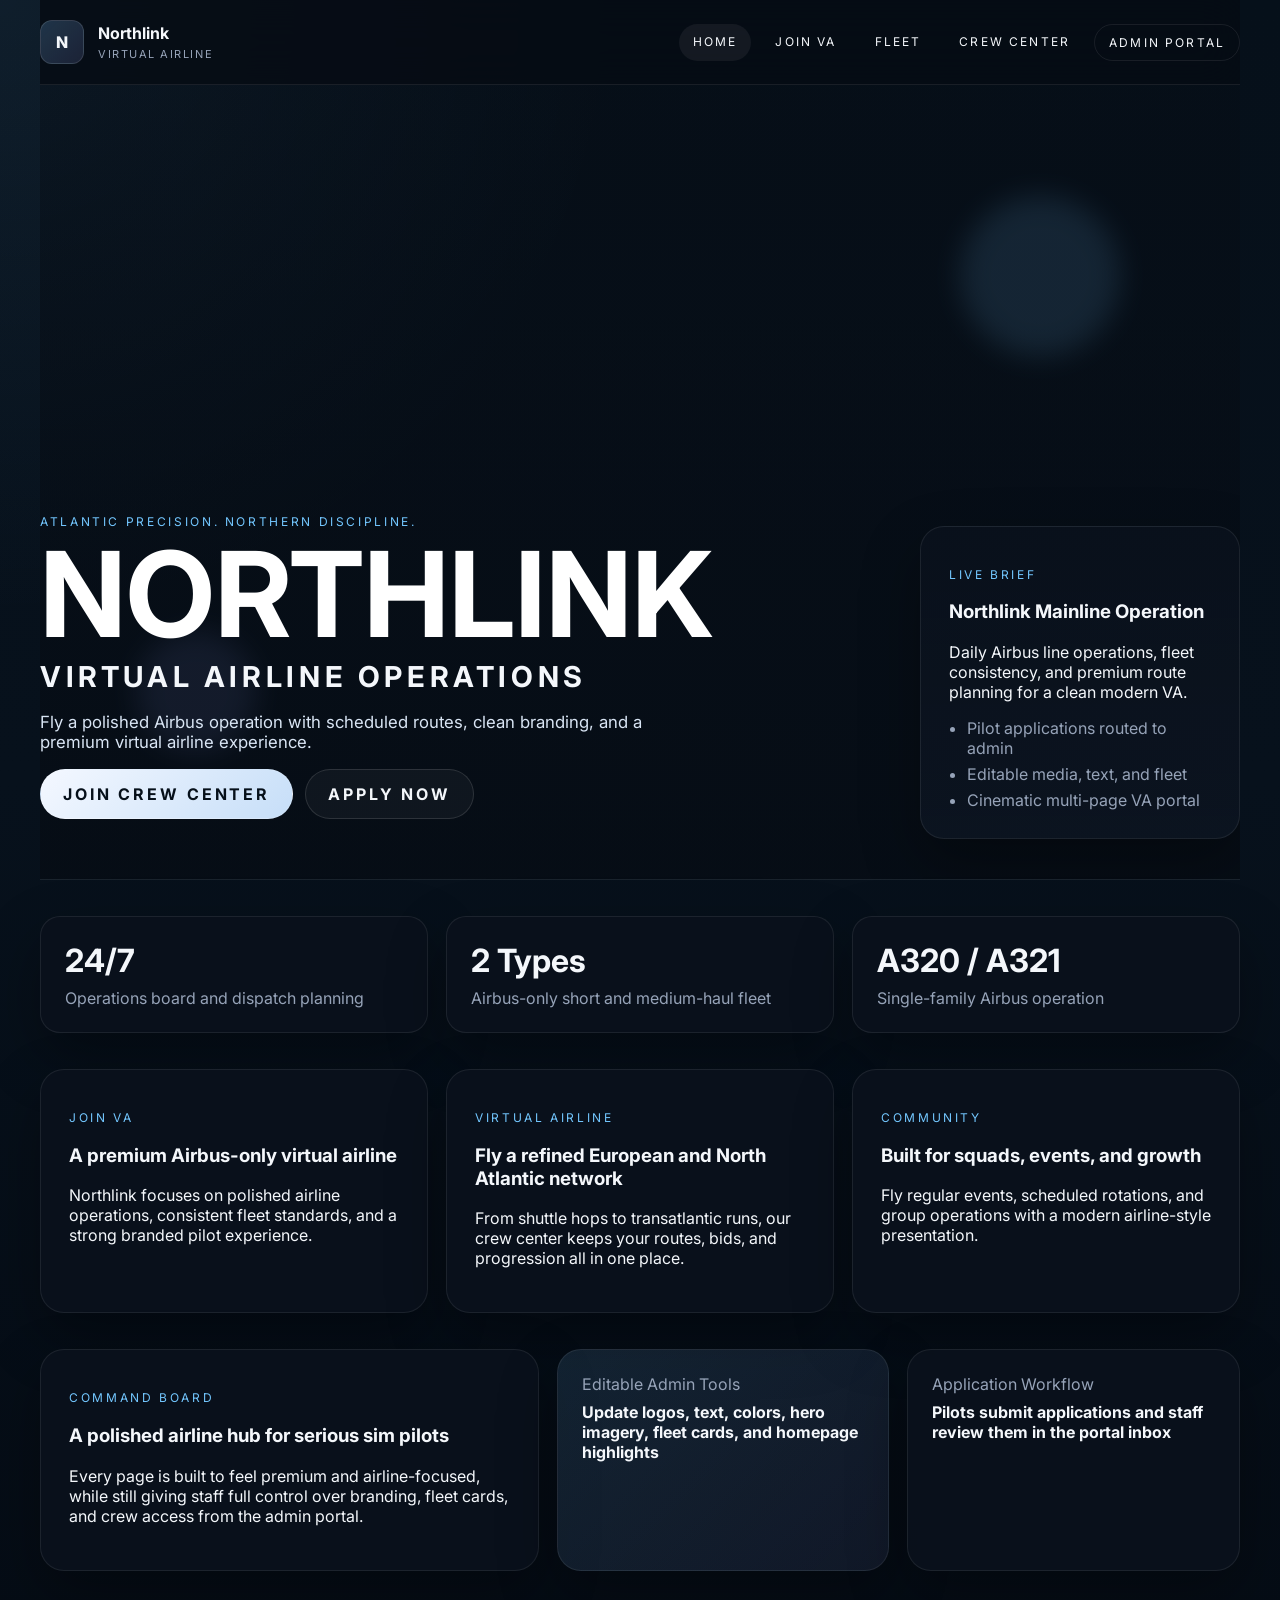
<file: index.html>
<!DOCTYPE html>
<html lang="en">
  <head>
    <meta charset="UTF-8" />
    <meta name="viewport" content="width=device-width, initial-scale=1.0" />
    <title>Northlink | Virtual Airline</title>
    <link rel="preconnect" href="https://fonts.googleapis.com" />
    <link rel="preconnect" href="https://fonts.gstatic.com" crossorigin />
    <link href="https://fonts.googleapis.com/css2?family=Inter:wght@400;500;600;700;800;900&display=swap" rel="stylesheet" />
    <link rel="stylesheet" href="styles.css" />
  </head>
  <body data-page="home">
    <div class="site-shell">
      <header class="topbar">
        <a class="brand" href="index.html">
          <span class="brand-mark">N</span>
          <span>
            <strong>Northlink</strong>
            <small data-field="siteTagline">Virtual Airline</small>
          </span>
        </a>
        <nav class="nav">
          <a href="index.html" data-nav="home">Home</a>
          <a href="training.html" data-nav="training">Join VA</a>
          <a href="fleet.html" data-nav="fleet">Fleet</a>
          <a href="crew.html" data-nav="crew">Crew Center</a>
          <a href="admin.html" class="portal-link" data-nav="admin">Admin Portal</a>
        </nav>
      </header>

      <main>
        <section class="hero reveal">
          <div class="hero-overlay"></div>
          <div class="hero-orb orb-one"></div>
          <div class="hero-orb orb-two"></div>
          <div class="hero-content">
            <p class="eyebrow" data-field="heroEyebrow">Atlantic precision. Northern discipline.</p>
            <h1 data-field="heroTitle">NORTHLINK</h1>
            <h2 data-field="heroSubtitle">VIRTUAL AIRLINE OPERATIONS</h2>
            <p class="hero-copy" data-field="heroCopy">
              Fly a polished Airbus operation with scheduled routes, clean branding, and a premium virtual airline experience.
            </p>
            <div class="hero-actions">
              <a href="crew.html" class="button button-primary" data-field="primaryCtaLabel">Join Crew Center</a>
              <a href="training.html" class="button button-secondary" data-field="secondaryCtaLabel">Apply Now</a>
            </div>
          </div>
          <aside class="hero-sidecard glass reveal">
            <p class="section-tag">Live Brief</p>
            <h3 data-field="briefTitle">Northlink Mainline Operation</h3>
            <p data-field="briefText">Daily Airbus line operations, fleet consistency, and premium route planning for a clean modern VA.</p>
            <ul class="brief-list">
              <li>Pilot applications routed to admin</li>
              <li>Editable media, text, and fleet</li>
              <li>Cinematic multi-page VA portal</li>
            </ul>
          </aside>
        </section>

        <section class="stats reveal">
          <article>
            <strong data-field="statOneNumber">24/7</strong>
            <span data-field="statOneLabel">Operations board and dispatch planning</span>
          </article>
          <article>
            <strong data-field="statTwoNumber">2 Types</strong>
            <span data-field="statTwoLabel">Airbus-only short and medium-haul fleet</span>
          </article>
          <article>
            <strong data-field="statThreeNumber">A320 / A321</strong>
            <span data-field="statThreeLabel">Single-family Airbus operation</span>
          </article>
        </section>

        <section class="feature-grid reveal">
          <article class="card glass">
            <p class="section-tag">Join VA</p>
            <h3 data-field="trainingTitle">A premium Airbus-only virtual airline</h3>
            <p data-field="trainingText">Northlink focuses on polished airline operations, consistent fleet standards, and a strong branded pilot experience.</p>
          </article>
          <article class="card glass">
            <p class="section-tag">Virtual Airline</p>
            <h3 data-field="vaTitle">Fly a refined European and North Atlantic network</h3>
            <p data-field="vaText">From shuttle hops to transatlantic runs, our crew center keeps your routes, bids, and progression all in one place.</p>
          </article>
          <article class="card glass">
            <p class="section-tag">Community</p>
            <h3 data-field="communityTitle">Built for squads, events, and growth</h3>
            <p data-field="communityText">Fly regular events, scheduled routes, and community operations with a modern airline-style presentation.</p>
          </article>
        </section>

        <section class="showcase-grid reveal">
          <article class="wide-card glass">
            <p class="section-tag">Command Board</p>
            <h3 data-field="whyTitle">A polished airline hub for serious sim pilots</h3>
            <p data-field="whyText">Every page is built to feel premium and airline-focused, while still giving staff full control over branding, fleet cards, and crew access from the admin portal.</p>
          </article>
          <article class="panel accent">
            <span>Editable Admin Tools</span>
            <strong>Update logos, text, colors, hero imagery, fleet cards, and homepage highlights</strong>
          </article>
          <article class="panel">
            <span>Application Workflow</span>
            <strong>Pilots submit applications and staff review them in the portal inbox</strong>
          </article>
        </section>
      </main>
    </div>
    <script src="app.js"></script>
  </body>
</html>
</file>
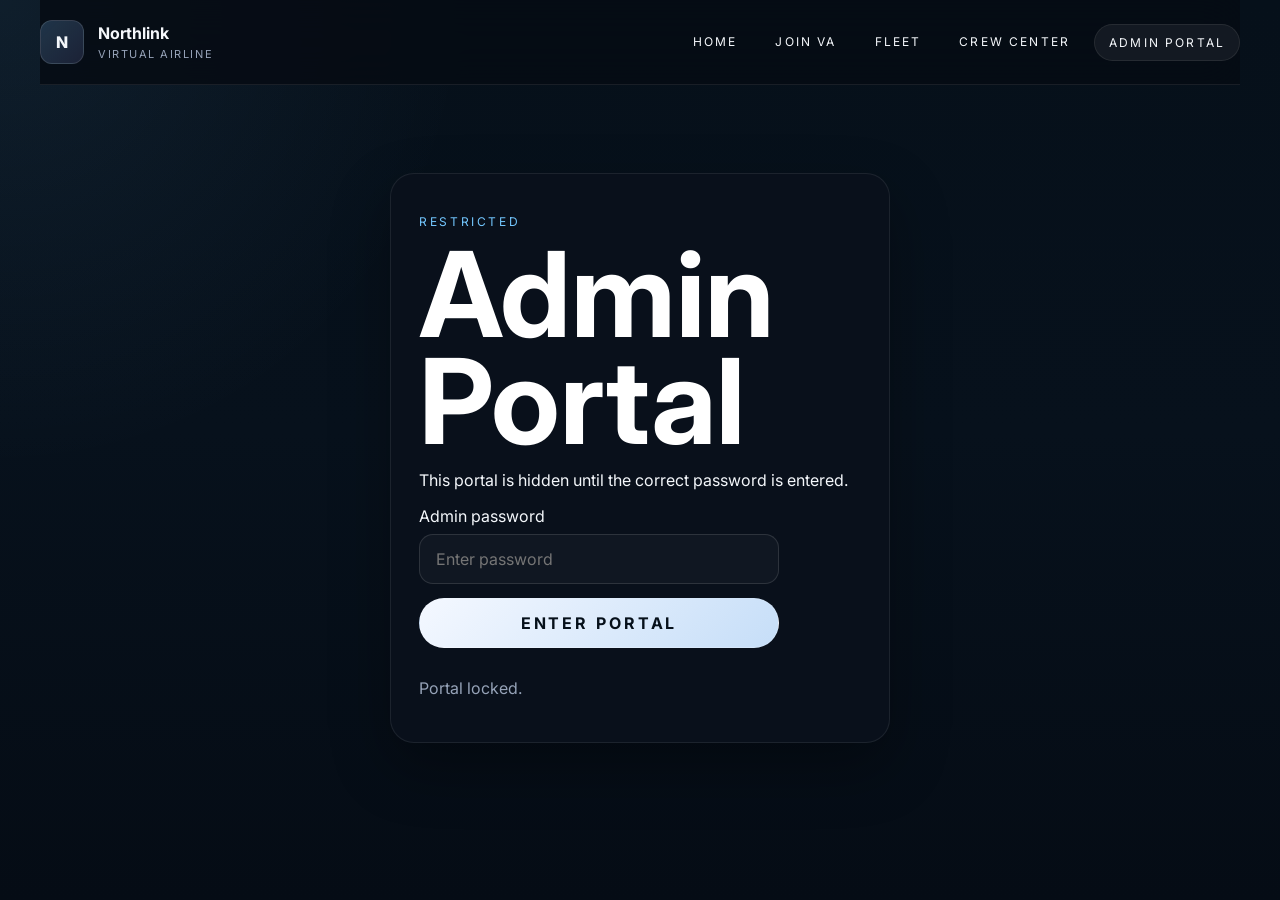
<file: admin.html>
<!DOCTYPE html>
<html lang="en">
  <head>
    <meta charset="UTF-8" />
    <meta name="viewport" content="width=device-width, initial-scale=1.0" />
    <title>Northlink Admin</title>
    <link rel="preconnect" href="https://fonts.googleapis.com" />
    <link rel="preconnect" href="https://fonts.gstatic.com" crossorigin />
    <link href="https://fonts.googleapis.com/css2?family=Inter:wght@400;500;600;700;800;900&display=swap" rel="stylesheet" />
    <link rel="stylesheet" href="styles.css" />
  </head>
  <body data-page="admin" class="admin-page locked-admin-page">
    <div class="site-shell inner-page">
      <header class="topbar">
        <a class="brand" href="index.html"><span class="brand-mark">N</span><span><strong>Northlink</strong><small data-field="siteTagline">Virtual Airline</small></span></a>
        <nav class="nav">
          <a href="index.html" data-nav="home">Home</a>
          <a href="training.html" data-nav="training">Join VA</a>
          <a href="fleet.html" data-nav="fleet">Fleet</a>
          <a href="crew.html" data-nav="crew">Crew Center</a>
          <a href="admin.html" class="portal-link" data-nav="admin">Admin Portal</a>
        </nav>
      </header>

      <main class="page-grid reveal">
        <section id="adminGate" class="admin-gate glass">
          <p class="section-tag">Restricted</p>
          <h1>Admin Portal</h1>
          <p>This portal is hidden until the correct password is entered.</p>
          <form id="adminLoginForm" class="single-column-form compact-form">
            <label><span>Admin password</span><input id="adminPasswordInput" type="password" placeholder="Enter password" required /></label>
            <button class="button button-primary" type="submit">Enter Portal</button>
            <p id="adminGateStatus" class="form-status">Portal locked.</p>
          </form>
        </section>

        <div id="adminWorkspace" class="hidden-panel admin-workspace">
          <section class="page-hero glass clean-hero">
            <div>
              <p class="section-tag">Admin Portal</p>
              <h1>Site Control Center</h1>
              <p>Edit site content, review Discord-linked pilot applications, and generate crew logins bound to Discord usernames.</p>
            </div>
            <div class="hero-chip-stack">
              <div class="request-count-pill">Requests <strong id="requestCountBadge">0</strong></div>
              <div class="request-count-pill">Crew Codes <strong id="crewCodeCountAdmin">0</strong></div>
              <button id="adminLogout" class="button button-secondary" type="button">Lock Portal</button>
            </div>
          </section>

          <section class="admin-surface-grid">
            <section class="glass inbox-panel">
              <div class="admin-section-header">
                <div>
                  <h2>Pilot application inbox</h2>
                  <p>Applications include Discord usernames so staff can approve the same identity for crew-center access.</p>
                </div>
                <div class="request-count-pill">Live queue <strong id="requestCountHeader">0</strong></div>
              </div>
              <div id="requestList" class="request-list"></div>
              <div class="admin-actions">
                <button id="clearRequests" class="button button-secondary">Clear Applications</button>
              </div>
            </section>

            <section class="glass admin-panel">
              <div class="admin-section-header">
                <h2>Crew center login generator</h2>
                <p>Generate a crew code linked to a Discord username so approved pilots can access and save their crew-center profile.</p>
              </div>
              <form id="crewCodeForm" class="admin-grid compact-grid">
                <label><span>Label / role</span><input name="crew_label" type="text" placeholder="Dispatcher / Instructor" required /></label>
                <label><span>Code prefix</span><input name="crew_prefix" type="text" maxlength="8" placeholder="NTL" required /></label>
                <label class="full"><span>Discord username</span><input name="crew_discord" type="text" placeholder="alexpilot#2040" required /></label>
                <div class="admin-actions full"><button type="submit" class="button button-primary">Generate Crew Login</button></div>
              </form>
              <div id="crewCodeList" class="request-list code-list"></div>
            </section>
          </section>

          <section class="glass admin-panel">
            <div class="admin-section-header">
              <h2>Content & branding editor</h2>
              <p>Changes save in this browser and instantly update the public pages.</p>
            </div>
            <div class="admin-grid">
              <label><span>Site name</span><input data-setting="siteName" type="text" placeholder="Northlink" /></label>
              <label><span>Logo letters</span><input data-setting="logoLetter" type="text" maxlength="3" placeholder="N" /></label>
              <label class="full"><span>Tagline</span><input data-setting="siteTagline" type="text" /></label>
              <label><span>Accent color</span><input data-setting="accentColor" type="color" /></label>
              <label><span>Hero title color</span><input data-setting="titleColor" type="color" /></label>
              <label><span>Hero eyebrow</span><input data-setting="heroEyebrow" type="text" /></label>
              <label><span>Hero title</span><input data-setting="heroTitle" type="text" /></label>
              <label class="full"><span>Hero subtitle</span><input data-setting="heroSubtitle" type="text" /></label>
              <label class="full"><span>Hero paragraph</span><textarea data-setting="heroCopy" rows="3"></textarea></label>
              <label><span>Primary CTA label</span><input data-setting="primaryCtaLabel" type="text" /></label>
              <label><span>Secondary CTA label</span><input data-setting="secondaryCtaLabel" type="text" /></label>
              <label><span>Brief card title</span><input data-setting="briefTitle" type="text" /></label>
              <label><span>Brief card text</span><input data-setting="briefText" type="text" /></label>
              <label><span>Homepage highlight title</span><input data-setting="whyTitle" type="text" /></label>
              <label class="full"><span>Homepage highlight text</span><textarea data-setting="whyText" rows="3"></textarea></label>
              <label class="full"><span>Training intro</span><textarea data-setting="academyIntro" rows="3"></textarea></label>
              <label class="full"><span>Fleet heading</span><input data-setting="fleetHeading" type="text" /></label>
              <label class="full"><span>Fleet intro</span><textarea data-setting="fleetIntro" rows="3"></textarea></label>
              <label class="full"><span>Background image URL</span><input data-setting="heroImage" type="url" placeholder="https://..." /></label>
              <label class="full"><span>Fleet items (format: aircraft|role|image URL; one per line)</span><textarea data-setting="fleetItems" rows="8"></textarea></label>
            </div>
            <div class="admin-actions">
              <button id="saveSettings" class="button button-primary">Save Changes</button>
              <button id="resetSettings" class="button button-secondary">Reset Defaults</button>
            </div>
          </section>
        </div>
      </main>
    </div>
    <script src="app.js"></script>
  </body>
</html>
</file>
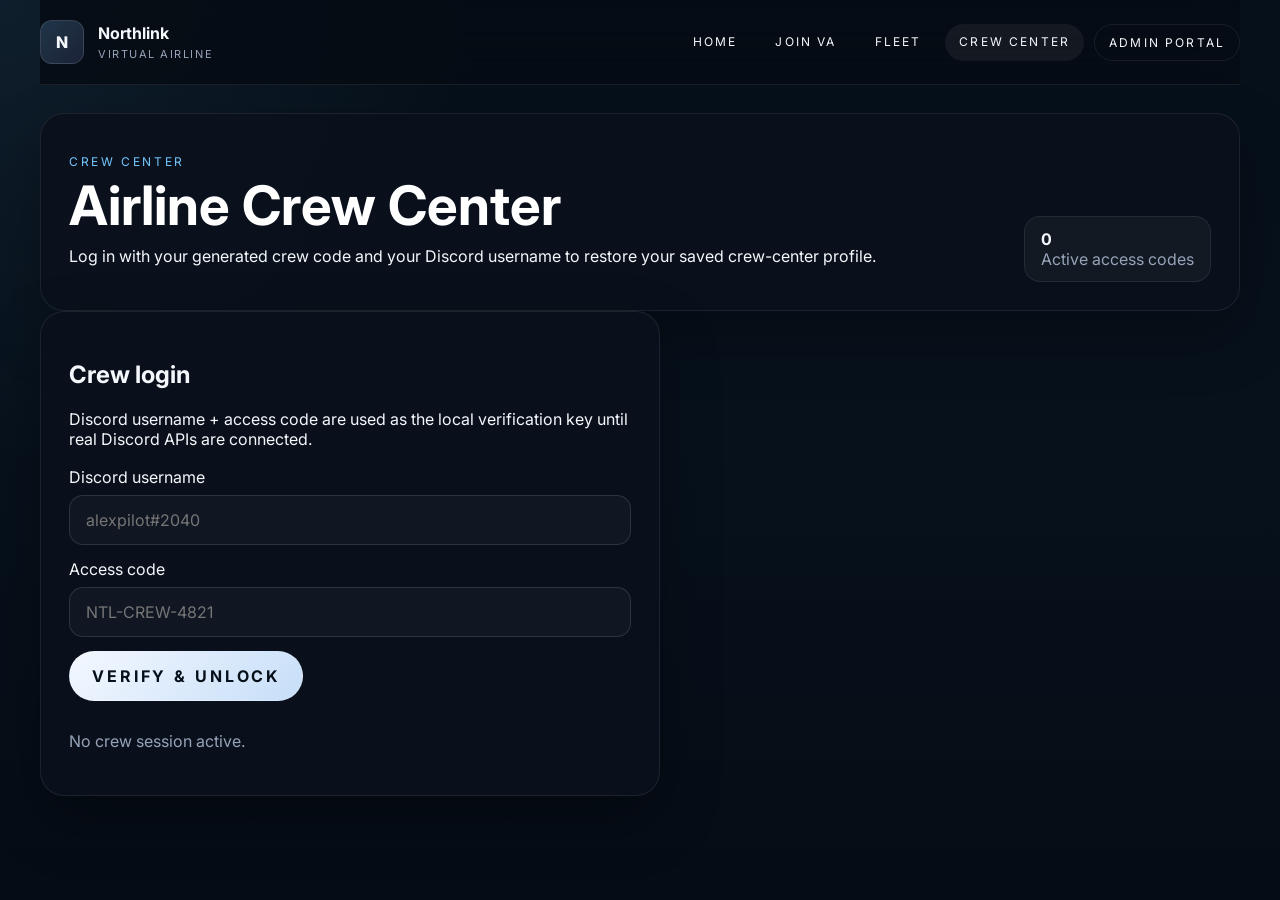
<file: crew.html>
<!DOCTYPE html>
<html lang="en">
  <head>
    <meta charset="UTF-8" />
    <meta name="viewport" content="width=device-width, initial-scale=1.0" />
    <title>Northlink Crew Center</title>
    <link rel="preconnect" href="https://fonts.googleapis.com" />
    <link rel="preconnect" href="https://fonts.gstatic.com" crossorigin />
    <link href="https://fonts.googleapis.com/css2?family=Inter:wght@400;500;600;700;800;900&display=swap" rel="stylesheet" />
    <link rel="stylesheet" href="styles.css" />
  </head>
  <body data-page="crew">
    <div class="site-shell inner-page">
      <header class="topbar">
        <a class="brand" href="index.html"><span class="brand-mark">N</span><span><strong>Northlink</strong><small data-field="siteTagline">Virtual Airline</small></span></a>
        <nav class="nav">
          <a href="index.html" data-nav="home">Home</a>
          <a href="training.html" data-nav="training">Join VA</a>
          <a href="fleet.html" data-nav="fleet">Fleet</a>
          <a href="crew.html" data-nav="crew">Crew Center</a>
          <a href="admin.html" class="portal-link" data-nav="admin">Admin Portal</a>
        </nav>
      </header>
      <main class="page-grid reveal">
        <section class="page-hero glass clean-hero">
          <div>
            <p class="section-tag">Crew Center</p>
            <h1>Airline Crew Center</h1>
            <p>Log in with your generated crew code and your Discord username to restore your saved crew-center profile.</p>
          </div>
          <div class="hero-chip-stack">
            <div class="hero-chip"><strong id="crewCodeCount">0</strong><span>Active access codes</span></div>
          </div>
        </section>

        <section class="crew-auth-shell">
          <section class="glass crew-login-panel">
            <div class="admin-section-header">
              <h2>Crew login</h2>
              <p>Discord username + access code are used as the local verification key until real Discord APIs are connected.</p>
            </div>
            <form id="crewLoginForm" class="request-form single-column-form">
              <label><span>Discord username</span><input name="discord_username" type="text" required placeholder="alexpilot#2040" /></label>
              <label><span>Access code</span><input id="crewAccessCode" name="access_code" type="text" required placeholder="NTL-CREW-4821" /></label>
              <div class="form-actions">
                <button type="submit" class="button button-primary">Verify & Unlock</button>
              </div>
              <p id="crewLoginStatus" class="form-status">No crew session active.</p>
            </form>
          </section>

          <section id="crewDashboard" class="crew-dashboard hidden-panel">
            <section class="crew-layout">
              <article class="card glass metric-card"><span>Discord identity</span><strong id="crewDiscordDisplay">Not verified</strong><small>Saved with your crew profile</small></article>
              <article class="card glass metric-card"><span>Next Rotation</span><strong>ENBR → EGPH</strong><small>B738 / Gate 4 / 18:30Z</small></article>
              <article class="card glass metric-card"><span>Current Status</span><strong>Line Pilot</strong><small>Ready for scheduled operations</small></article>
              <article class="card glass metric-card"><span>Hours Logged</span><strong>147.2</strong><small>12.4 this month</small></article>
            </section>

            <section class="crew-auth-shell">
              <section class="glass crew-login-panel">
                <div class="admin-section-header">
                  <h2>Saved crew profile</h2>
                  <p>Your notes and preference are stored locally under your verified Discord username.</p>
                </div>
                <form id="crewProfileForm" class="single-column-form">
                  <label><span>Preferred hub</span><input name="preferred_hub" type="text" placeholder="ENGM" /></label>
                  <label><span>Preferred aircraft</span><input name="preferred_aircraft" type="text" placeholder="B738" /></label>
                  <label><span>Crew notes</span><textarea name="notes" rows="4" placeholder="Saved personal notes"></textarea></label>
                  <div class="form-actions">
                    <button type="submit" class="button button-primary">Save Crew Profile</button>
                    <button id="crewLogout" class="button button-secondary" type="button">Log Out</button>
                  </div>
                  <p id="crewProfileStatus" class="form-status">No profile changes saved yet.</p>
                </form>
              </section>

              <section class="crew-table glass">
                <div class="table-header"><h3>Upcoming schedule</h3><span class="request-count-pill">Verified session</span></div>
                <div class="table-row"><span>Monday</span><strong>Group Flight: Reykjavik Shuttle</strong><small>20:00Z · 14 crew registered</small></div>
                <div class="table-row"><span>Wednesday</span><strong>Northlink Evening Rotation</strong><small>19:30Z · Instructor NTL204</small></div>
                <div class="table-row"><span>Saturday</span><strong>Flagship Event: North Atlantic Surge</strong><small>21:00Z · Full staffing requested</small></div>
              </section>
            </section>
          </section>
        </section>
      </main>
    </div>
    <script src="app.js"></script>
  </body>
</html>
</file>
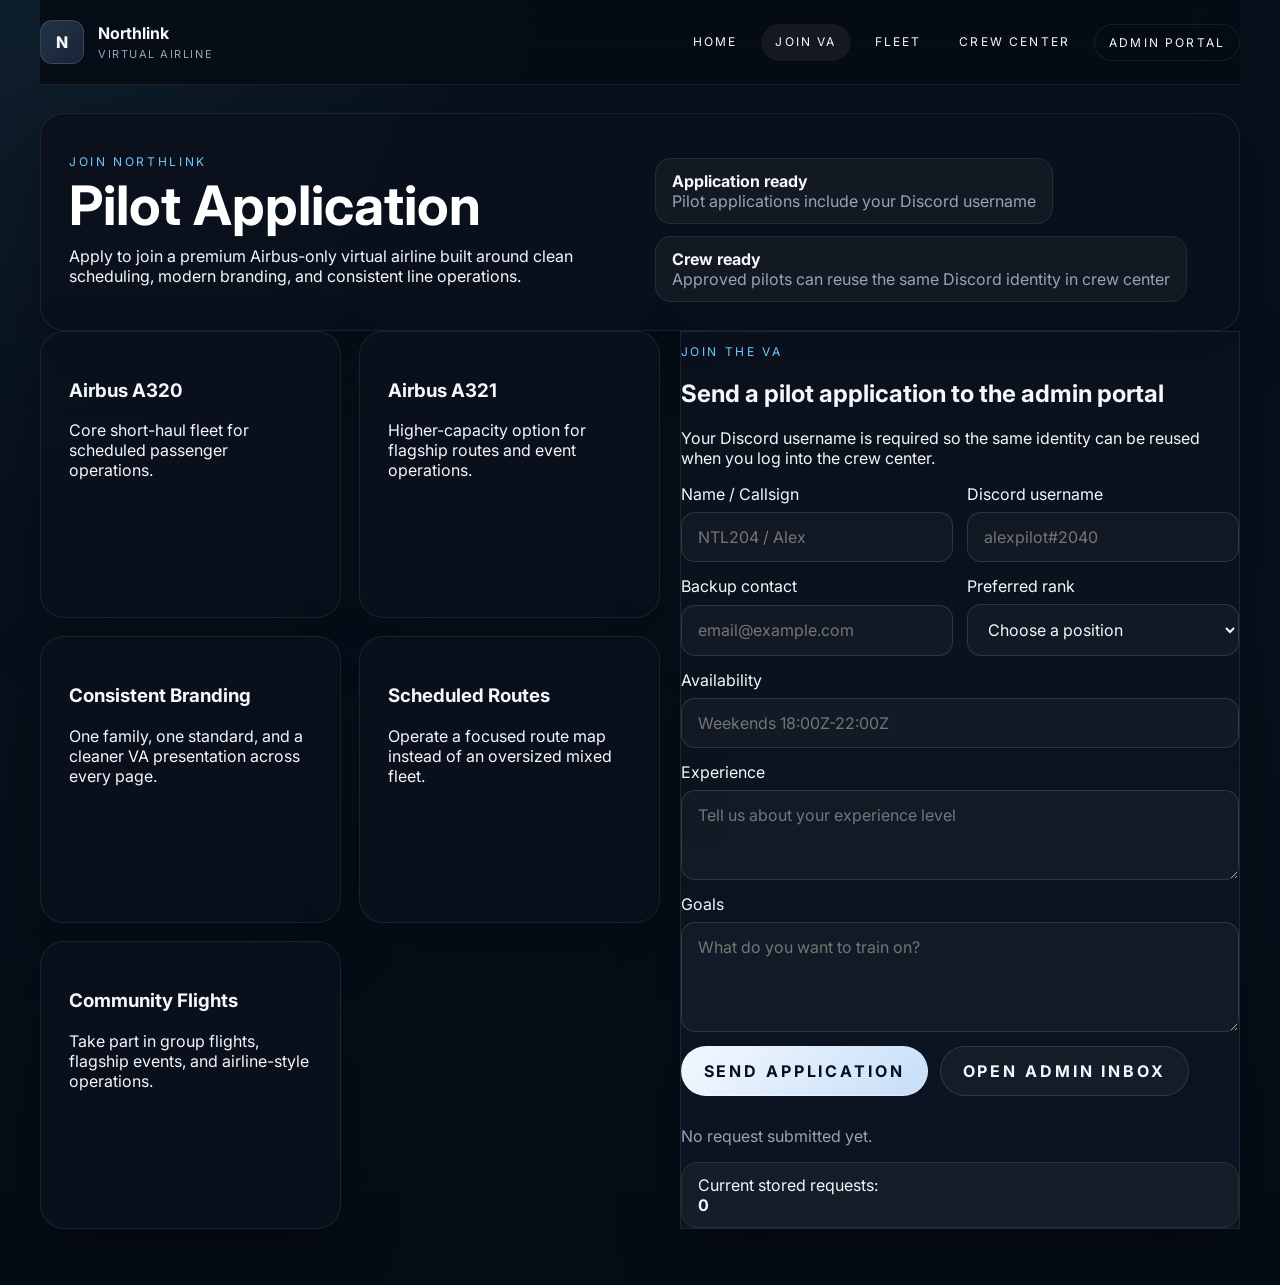
<file: training.html>
<!DOCTYPE html>
<html lang="en">
  <head>
    <meta charset="UTF-8" />
    <meta name="viewport" content="width=device-width, initial-scale=1.0" />
    <title>Northlink Join VA</title>
    <link rel="preconnect" href="https://fonts.googleapis.com" />
    <link rel="preconnect" href="https://fonts.gstatic.com" crossorigin />
    <link href="https://fonts.googleapis.com/css2?family=Inter:wght@400;500;600;700;800;900&display=swap" rel="stylesheet" />
    <link rel="stylesheet" href="styles.css" />
  </head>
  <body data-page="training">
    <div class="site-shell inner-page">
      <header class="topbar">
        <a class="brand" href="index.html"><span class="brand-mark">N</span><span><strong>Northlink</strong><small data-field="siteTagline">Virtual Airline</small></span></a>
        <nav class="nav">
          <a href="index.html" data-nav="home">Home</a>
          <a href="training.html" data-nav="training">Join VA</a>
          <a href="fleet.html" data-nav="fleet">Fleet</a>
          <a href="crew.html" data-nav="crew">Crew Center</a>
          <a href="admin.html" class="portal-link" data-nav="admin">Admin Portal</a>
        </nav>
      </header>
      <main class="page-grid reveal">
        <section class="page-hero glass training-hero">
          <div>
            <p class="section-tag">Join Northlink</p>
            <h1>Pilot Application</h1>
            <p data-field="academyIntro">Apply to join a premium Airbus-only virtual airline built around clean scheduling, modern branding, and consistent line operations.</p>
          </div>
          <div class="hero-chip-stack">
            <div class="hero-chip"><strong>Application ready</strong><span>Pilot applications include your Discord username</span></div>
            <div class="hero-chip"><strong>Crew ready</strong><span>Approved pilots can reuse the same Discord identity in crew center</span></div>
          </div>
        </section>

        <section class="training-layout">
          <div class="card-list">
            <article class="card glass"><h3>Airbus A320</h3><p>Core short-haul fleet for scheduled passenger operations.</p></article>
            <article class="card glass"><h3>Airbus A321</h3><p>Higher-capacity option for flagship routes and event operations.</p></article>
            <article class="card glass"><h3>Consistent Branding</h3><p>One family, one standard, and a cleaner VA presentation across every page.</p></article>
            <article class="card glass"><h3>Scheduled Routes</h3><p>Operate a focused route map instead of an oversized mixed fleet.</p></article>
            <article class="card glass"><h3>Community Flights</h3><p>Take part in group flights, flagship events, and airline-style operations.</p></article>
          </div>

          <section class="training-form-panel glass">
            <div class="form-heading">
              <p class="section-tag">Join the VA</p>
              <h2>Send a pilot application to the admin portal</h2>
              <p>Your Discord username is required so the same identity can be reused when you log into the crew center.</p>
            </div>
            <form id="trainingRequestForm" class="request-form">
              <label><span>Name / Callsign</span><input name="name" type="text" required placeholder="NTL204 / Alex" /></label>
              <label><span>Discord username</span><input name="discord" type="text" required placeholder="alexpilot#2040" /></label>
              <label><span>Backup contact</span><input name="contact" type="text" required placeholder="email@example.com" /></label>
              <label><span>Preferred rank</span>
                <select name="position" required>
                  <option value="">Choose a position</option>
                  <option>First Officer</option>
                  <option>Senior First Officer</option>
                  <option>Captain Track</option>
                  <option>Event Pilot</option>
                  <option>Staff / Dispatcher</option>
                </select>
              </label>
              <label class="full"><span>Availability</span><input name="availability" type="text" required placeholder="Weekends 18:00Z-22:00Z" /></label>
              <label class="full"><span>Experience</span><textarea name="experience" rows="3" placeholder="Tell us about your experience level"></textarea></label>
              <label class="full"><span>Goals</span><textarea name="goals" rows="4" required placeholder="What do you want to train on?"></textarea></label>
              <div class="form-actions full">
                <button type="submit" class="button button-primary">Send Application</button>
                <a href="admin.html" class="button button-secondary">Open Admin Inbox</a>
              </div>
              <div class="submission-note full">
                <p id="trainingFormStatus" class="form-status">No request submitted yet.</p>
                <div class="request-count-pill">Current stored requests: <strong id="requestCountInline">0</strong></div>
              </div>
            </form>
          </section>
        </section>
      </main>
    </div>
    <script src="app.js"></script>
  </body>
</html>
</file>
<file: styles.css>
:root {
  --bg: #071019;
  --panel: rgba(10, 17, 28, 0.9);
  --panel-soft: rgba(13, 22, 35, 0.76);
  --text: #f4f7fb;
  --muted: #96a3b8;
  --line: rgba(255, 255, 255, 0.08);
  --accent: #7bc6ff;
  --accent-2: #9da7ff;
  --title-color: #ffffff;
  --shadow: 0 24px 60px rgba(0, 0, 0, 0.32);
  --hero-image: url('https://images.unsplash.com/photo-1436491865332-7a61a109cc05?auto=format&fit=crop&w=1600&q=80');
}
* { box-sizing: border-box; }
html { scroll-behavior: smooth; }
body {
  margin: 0;
  min-height: 100vh;
  font-family: 'Inter', system-ui, sans-serif;
  color: var(--text);
  background:
    radial-gradient(circle at top left, rgba(123, 198, 255, 0.08), transparent 30%),
    linear-gradient(180deg, #06101a 0%, #07111c 48%, #050c15 100%);
}
a { color: inherit; text-decoration: none; }
button, input, textarea, select { font: inherit; }
.site-shell { width: min(1200px, calc(100% - 40px)); margin: 0 auto; padding-bottom: 56px; }
.topbar {
  position: sticky; top: 0; z-index: 20; display: flex; justify-content: space-between; align-items: center; gap: 16px;
  padding: 20px 0; background: rgba(6, 12, 20, 0.88); backdrop-filter: blur(20px); border-bottom: 1px solid var(--line);
}
.brand { display: inline-flex; align-items: center; gap: 14px; }
.brand-mark {
  width: 44px; height: 44px; display: grid; place-items: center; border-radius: 12px;
  border: 1px solid rgba(255,255,255,.12); background: linear-gradient(135deg, rgba(123,198,255,.22), rgba(157,167,255,.14)); font-weight: 800;
}
.brand strong, .brand small { display: block; }
.brand small { color: var(--muted); text-transform: uppercase; letter-spacing: .14em; font-size: 11px; margin-top: 4px; }
.nav { display: flex; gap: 10px; flex-wrap: wrap; }
.nav a { padding: 10px 14px; border-radius: 999px; text-transform: uppercase; letter-spacing: .18em; font-size: 12px; }
.nav a.active, .nav a:hover { background: rgba(255,255,255,.06); }
.portal-link { border: 1px solid var(--line); }
.hero {
  position: relative; min-height: calc(100vh - 105px); display: grid; grid-template-columns: minmax(0, 1fr) 320px; gap: 24px; align-items: end;
  padding: 56px 0 40px; overflow: hidden; border-bottom: 1px solid var(--line);
}
.hero::before {
  content: ''; position: absolute; inset: 0; background: var(--hero-image) center/cover no-repeat; filter: brightness(0.28) contrast(1.06);
  transform: scale(1.05); animation: drift 18s ease-in-out infinite alternate;
}
.hero-overlay { position: absolute; inset: 0; background: linear-gradient(180deg, rgba(6,12,20,.38), rgba(6,12,20,.8)); }
.hero-orb { position: absolute; border-radius: 999px; filter: blur(14px); opacity: .4; animation: pulse 8s ease-in-out infinite; }
.orb-one { width: 160px; height: 160px; right: 10%; top: 14%; background: rgba(123,198,255,.3); }
.orb-two { width: 120px; height: 120px; left: 8%; bottom: 16%; background: rgba(157,167,255,.22); }
.hero-content, .hero-sidecard { position: relative; z-index: 1; }
.hero-content { max-width: 760px; padding: 60px 0 20px; }
.eyebrow, .section-tag { color: var(--accent); text-transform: uppercase; letter-spacing: .22em; font-size: 12px; }
.hero h1, .page-hero h1, .admin-gate h1 { margin: 0; font-size: clamp(3.5rem, 10vw, 7.4rem); line-height: .9; color: var(--title-color); }
.hero h2 { margin: 12px 0 18px; font-size: clamp(1.05rem, 2.6vw, 1.8rem); letter-spacing: .16em; }
.hero-copy { max-width: 640px; color: #d9e5f4; font-size: 1.05rem; }
.hero-actions, .admin-actions, .table-header, .form-actions, .hero-chip-stack { display: flex; gap: 12px; flex-wrap: wrap; align-items: center; }
.button {
  display: inline-flex; align-items: center; justify-content: center; padding: 14px 22px; border-radius: 999px; border: 1px solid rgba(255,255,255,.12);
  text-transform: uppercase; letter-spacing: .18em; font-weight: 700; cursor: pointer; transition: .22s ease; background: transparent; color: var(--text);
}
.button:hover { transform: translateY(-1px); }
.button-primary { background: linear-gradient(135deg, #f4f8ff, #c6def8); color: #06101a; }
.button-secondary { background: rgba(255,255,255,.04); }
.glass { background: linear-gradient(180deg, var(--panel), var(--panel-soft)); border: 1px solid var(--line); box-shadow: var(--shadow); }
.hero-sidecard, .page-hero, .card, .panel, .wide-card, .crew-table, .admin-panel, .inbox-panel, .admin-gate, .crew-login-panel { border-radius: 24px; }
.hero-sidecard, .page-hero, .card, .wide-card, .crew-table, .admin-panel, .inbox-panel, .admin-gate, .crew-login-panel { padding: 28px; }
.hero-sidecard { align-self: end; }
.brief-list { margin: 16px 0 0; padding-left: 18px; color: var(--muted); display: grid; gap: 6px; }
.stats, .feature-grid, .showcase-grid, .page-grid { padding-top: 36px; }
.stats, .feature-grid, .fleet-grid, .card-list, .crew-layout { display: grid; gap: 18px; }
.stats { grid-template-columns: repeat(3, 1fr); }
.feature-grid { grid-template-columns: repeat(3, 1fr); }
.showcase-grid { display: grid; grid-template-columns: 1.2fr .8fr .8fr; gap: 18px; }
.stats article, .panel, .crew-table, .page-hero, .card, .wide-card, .admin-panel, .inbox-panel, .admin-gate, .crew-login-panel { background: var(--panel); border: 1px solid var(--line); box-shadow: var(--shadow); }
.stats article { padding: 24px; border-radius: 20px; }
.stats strong { display: block; font-size: 2rem; margin-bottom: 8px; }
.stats span, .fleet-card span, .metric-card span, .admin-status, .table-row span, .table-row small, .form-status, .request-meta, .empty-state, .hero-chip span { color: var(--muted); }
.panel { padding: 24px; border-radius: 24px; }
.panel span { display: block; margin-bottom: 8px; color: var(--muted); }
.panel.accent { background: linear-gradient(135deg, rgba(123,198,255,.12), rgba(157,167,255,.08)); }
.inner-page .page-grid { gap: 22px; padding-top: 28px; }
.page-hero h1 { font-size: clamp(2.3rem, 5vw, 3.4rem); margin-bottom: 10px; }
.clean-hero, .training-hero { display: flex; justify-content: space-between; gap: 20px; align-items: end; }
.hero-chip, .request-count-pill {
  padding: 12px 16px; border-radius: 16px; border: 1px solid var(--line); background: rgba(255,255,255,.04); min-width: 120px;
}
.hero-chip strong, .request-count-pill strong { display: block; font-size: 1rem; }
.card-list { grid-template-columns: repeat(auto-fit, minmax(220px, 1fr)); }
.training-layout, .crew-auth-shell, .admin-surface-grid { display: grid; grid-template-columns: 1.05fr .95fr; gap: 20px; }
.request-form, .admin-grid { display: grid; grid-template-columns: repeat(2, minmax(0, 1fr)); gap: 14px; }
.single-column-form { display: grid; grid-template-columns: 1fr; gap: 14px; }
.compact-form { max-width: 360px; }
.compact-grid { align-items: end; }
.request-form .full, .admin-grid .full { grid-column: 1 / -1; }
label { display: grid; gap: 8px; }
input, textarea, select {
  width: 100%; padding: 14px 16px; border-radius: 14px; border: 1px solid rgba(255,255,255,.12); background: rgba(255,255,255,.03); color: var(--text);
}
select option { color: #111; }
.fleet-grid { grid-template-columns: repeat(auto-fit, minmax(240px, 1fr)); }
.fleet-card img { width: 100%; height: 190px; object-fit: cover; border-radius: 18px; border: 1px solid var(--line); margin-bottom: 16px; }
.crew-layout { grid-template-columns: repeat(auto-fit, minmax(220px, 1fr)); }
.metric-card strong { display: block; font-size: 1.45rem; margin: 10px 0 4px; }
.table-row { display: grid; gap: 4px; padding: 16px 0; border-top: 1px solid var(--line); }
.admin-section-header { margin-bottom: 18px; }
.request-list { display: grid; gap: 14px; }
.request-card { background: rgba(255,255,255,.03); border: 1px solid var(--line); border-radius: 20px; padding: 20px; }
.request-card-top { display: flex; justify-content: space-between; gap: 12px; align-items: start; margin-bottom: 10px; }
.request-card h3 { margin: 0; }
.request-position {
  padding: 8px 12px; border-radius: 999px; background: rgba(123,198,255,.1); border: 1px solid rgba(123,198,255,.2); color: var(--accent); font-size: .78rem;
  letter-spacing: .08em; text-transform: uppercase;
}
.request-meta { display: flex; gap: 10px; flex-wrap: wrap; margin-bottom: 10px; }
.empty-state { padding: 22px; border: 1px dashed var(--line); border-radius: 18px; background: rgba(255,255,255,.02); }
.admin-gate { max-width: 500px; margin: 60px auto 0; text-align: left; }
.admin-page.locked-admin-page #adminWorkspace { display: none; }
.hidden-panel { display: none !important; }
.code-list .request-position { max-width: 100%; overflow-wrap: anywhere; }
.reveal { opacity: 0; transform: translateY(24px); transition: opacity .7s ease, transform .7s ease; }
.reveal.visible { opacity: 1; transform: translateY(0); }
@keyframes drift { from { transform: scale(1.05) translateY(-6px); } to { transform: scale(1.09) translateY(6px); } }
@keyframes pulse { 0%,100% { transform: scale(1); } 50% { transform: scale(1.08); } }
@media (max-width: 1024px) {
  .hero, .showcase-grid, .training-layout, .crew-auth-shell, .admin-surface-grid, .clean-hero, .training-hero { grid-template-columns: 1fr; display: grid; }
}
@media (max-width: 920px) {
  .topbar { position: static; display: grid; }
  .feature-grid, .stats, .request-form, .admin-grid { grid-template-columns: 1fr; }
}
@media (max-width: 720px) {
  .site-shell { width: min(100% - 24px, 1200px); }
  .hero h1 { font-size: 3.4rem; }
  .button { width: 100%; }
}

.request-form .full, .submission-note.full { grid-column: 1 / -1; }
.crew-dashboard { display: grid; gap: 20px; }
</file>
